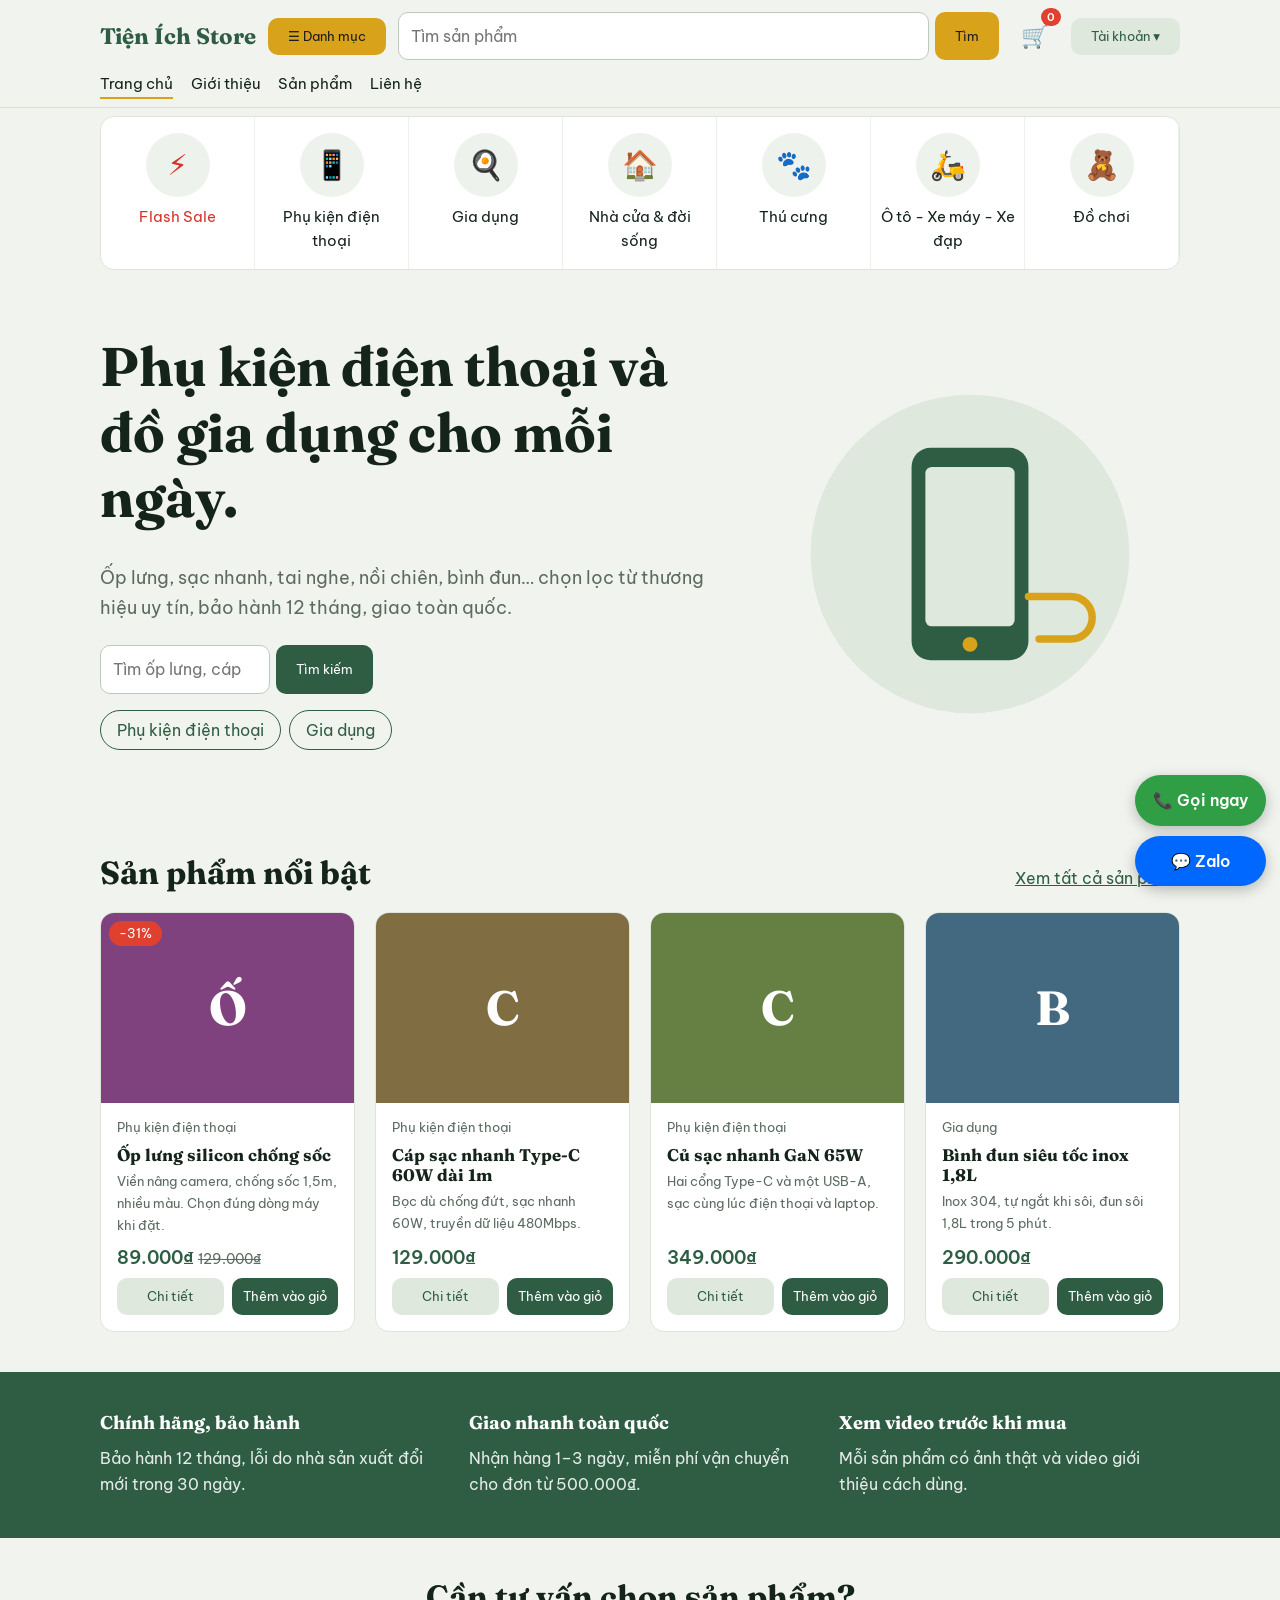
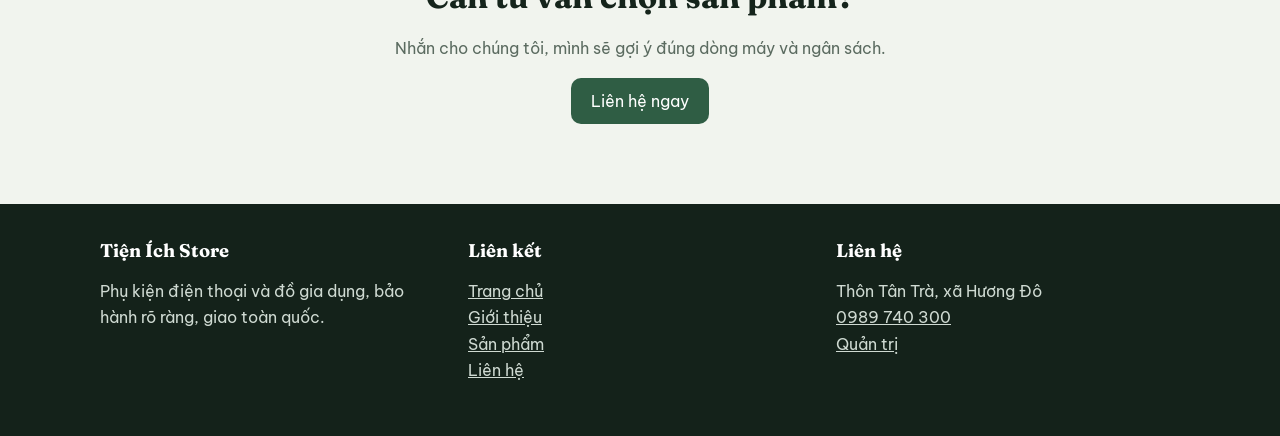
<file: site/index.html>
<!DOCTYPE html>
<html lang="vi"><head><meta charset="utf-8"><meta name="viewport" content="width=device-width,initial-scale=1">
<title>Tiện Ích Store – Phụ kiện điện thoại và đồ gia dụng</title><meta name="description" content="Ốp lưng, sạc, tai nghe và đồ gia dụng thiết thực. Đặt hàng online, giao toàn quốc, bảo hành rõ ràng.">
<link rel="canonical" href="https://ten-mien-cua-ban.vercel.app/">
<meta property="og:type" content="website"><meta property="og:locale" content="vi_VN"><meta property="og:title" content="Tiện Ích Store – Phụ kiện điện thoại và đồ gia dụng"><meta property="og:description" content="Ốp lưng, sạc, tai nghe và đồ gia dụng thiết thực. Đặt hàng online, giao toàn quốc, bảo hành rõ ràng."><meta property="og:url" content="https://ten-mien-cua-ban.vercel.app/index.html">
<meta name="theme-color" content="#2f5d44"><link rel="icon" href="data:image/svg+xml,%3Csvg xmlns='http://www.w3.org/2000/svg' viewBox='0 0 32 32'%3E%3Crect width='32' height='32' rx='8' fill='%232f5d44'/%3E%3Cpath d='M9 22c0-8 6-13 14-13 0 8-5 14-14 13z' fill='%23d9a21b'/%3E%3C/svg%3E">
<link rel="preconnect" href="https://fonts.googleapis.com"><link rel="preconnect" href="https://fonts.gstatic.com" crossorigin>
<link rel="stylesheet" href="https://fonts.googleapis.com/css2?family=Be+Vietnam+Pro:wght@400;500;600&family=Fraunces:opsz,wght@9..144,500;9..144,700&display=swap">
<link rel="stylesheet" href="css/style.css"><script type="application/ld+json">{"@context":"https://schema.org","@type":"Store","name":"Tiện Ích Store","description":"Cửa hàng phụ kiện điện thoại và đồ gia dụng","url":"https://ten-mien-cua-ban.vercel.app","telephone":"+84989740300","address":{"@type":"PostalAddress","streetAddress":"Thôn Tân Trà","addressLocality":"Xã Hương Đô","addressCountry":"VN"}}</script></head>
<body data-page="home"><a class="skip" href="#main">Bỏ qua điều hướng</a><header id="hdr"></header>
<main id="main"><section class="wrap bn" id="bn" hidden></section><section class="wrap catsec"><div id="catstrip" class="cstrip"></div></section>
<section class="herowrap" id="herowrap"><div class="wrap hero"><div><h1>Phụ kiện điện thoại và đồ gia dụng cho mỗi ngày.</h1>
<p class="lead">Ốp lưng, sạc nhanh, tai nghe, nồi chiên, bình đun… chọn lọc từ thương hiệu uy tín, bảo hành 12 tháng, giao toàn quốc.</p>
<form class="search big" action="san-pham.html" role="search"><input name="q" type="search" placeholder="Tìm ốp lưng, cáp sạc, nồi chiên…" aria-label="Tìm sản phẩm"><button class="btn">Tìm kiếm</button></form>
<p class="chips"><a href="san-pham.html?cat=Ph%E1%BB%A5+ki%E1%BB%87n+%C4%91i%E1%BB%87n+tho%E1%BA%A1i">Phụ kiện điện thoại</a><a href="san-pham.html?cat=Gia+d%E1%BB%A5ng">Gia dụng</a></p></div>
<svg class="leaf" viewBox="0 0 320 320" aria-hidden="true"><circle cx="160" cy="160" r="150" fill="#dfe8dc"/><rect x="105" y="60" width="110" height="200" rx="18" fill="#2f5d44"/><rect x="118" y="78" width="84" height="150" rx="6" fill="#dfe8dc"/><circle cx="160" cy="245" r="7" fill="#d9a21b"/><path d="M215 200h40a20 20 0 0 1 0 40h-30" stroke="#d9a21b" stroke-width="7" fill="none" stroke-linecap="round"/></svg></div></section>
<section class="wrap"><div class="row"><h2>Sản phẩm nổi bật</h2><a href="san-pham.html">Xem tất cả sản phẩm</a></div><div id="featured" class="grid"></div></section>
<section class="band"><div class="wrap perks"><div><h3>Chính hãng, bảo hành</h3><p>Bảo hành 12 tháng, lỗi do nhà sản xuất đổi mới trong 30 ngày.</p></div><div><h3>Giao nhanh toàn quốc</h3><p>Nhận hàng 1–3 ngày, miễn phí vận chuyển cho đơn từ 500.000₫.</p></div><div><h3>Xem video trước khi mua</h3><p>Mỗi sản phẩm có ảnh thật và video giới thiệu cách dùng.</p></div></div></section>
<section class="wrap cta"><h2>Cần tư vấn chọn sản phẩm?</h2><p>Nhắn cho chúng tôi, mình sẽ gợi ý đúng dòng máy và ngân sách.</p><a class="btn" href="lien-he.html">Liên hệ ngay</a></section></main><footer id="ftr"></footer><script src="js/data.js" defer></script><script src="js/app.js" defer></script></body></html>
</file>
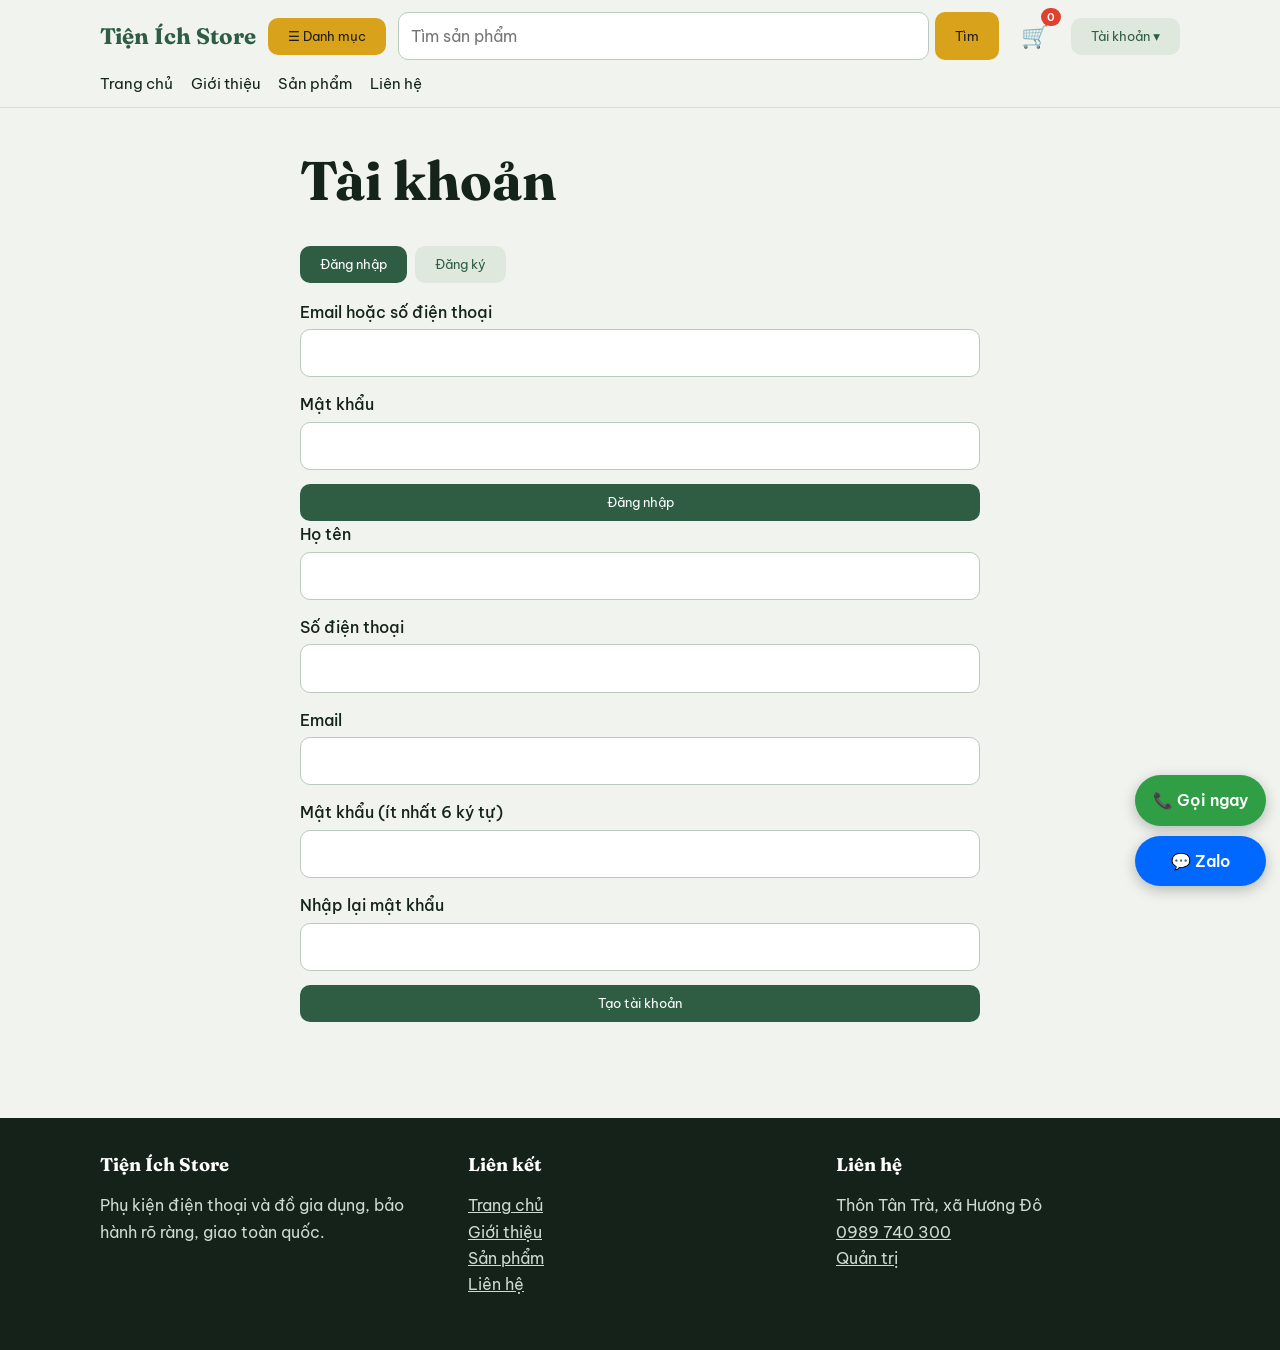
<file: site/dang-nhap.html>
<!DOCTYPE html>
<html lang="vi"><head><meta charset="utf-8"><meta name="viewport" content="width=device-width,initial-scale=1">
<title>Đăng nhập / Đăng ký – Tiện Ích Store</title><meta name="description" content="Đăng nhập hoặc tạo tài khoản khách hàng.">
<link rel="canonical" href="https://ten-mien-cua-ban.vercel.app/dang-nhap.html">
<meta property="og:type" content="website"><meta property="og:locale" content="vi_VN"><meta property="og:title" content="Đăng nhập / Đăng ký – Tiện Ích Store"><meta property="og:description" content="Đăng nhập hoặc tạo tài khoản khách hàng."><meta property="og:url" content="https://ten-mien-cua-ban.vercel.app/dang-nhap.html">
<meta name="theme-color" content="#2f5d44"><link rel="icon" href="data:image/svg+xml,%3Csvg xmlns='http://www.w3.org/2000/svg' viewBox='0 0 32 32'%3E%3Crect width='32' height='32' rx='8' fill='%232f5d44'/%3E%3Cpath d='M9 22c0-8 6-13 14-13 0 8-5 14-14 13z' fill='%23d9a21b'/%3E%3C/svg%3E">
<link rel="preconnect" href="https://fonts.googleapis.com"><link rel="preconnect" href="https://fonts.gstatic.com" crossorigin>
<link rel="stylesheet" href="https://fonts.googleapis.com/css2?family=Be+Vietnam+Pro:wght@400;500;600&family=Fraunces:opsz,wght@9..144,500;9..144,700&display=swap">
<link rel="stylesheet" href="css/style.css"><meta name="robots" content="noindex,nofollow"></head>
<body data-page="login"><a class="skip" href="#main">Bỏ qua điều hướng</a><header id="hdr"></header>
<main id="main"><section class="wrap narrow"><h1>Tài khoản</h1><div class="tabs"><button class="btn" id="tl">Đăng nhập</button><button class="btn sec" id="tr">Đăng ký</button></div>
<form id="lf2" class="form"><label>Email hoặc số điện thoại<input name="id" required autocomplete="username"></label><label>Mật khẩu<input name="pw" type="password" required autocomplete="current-password"></label><button class="btn">Đăng nhập</button></form>
<form id="rf" class="form" hidden><label>Họ tên<input name="name" required autocomplete="name"></label><label>Số điện thoại<input name="phone" type="tel" required pattern="0[0-9]{9}" title="Nhập số điện thoại 10 chữ số" autocomplete="tel"></label><label>Email<input name="email" type="email" required autocomplete="email"></label><label>Mật khẩu (ít nhất 6 ký tự)<input name="pw" type="password" minlength="6" required autocomplete="new-password"></label><label>Nhập lại mật khẩu<input name="pw2" type="password" minlength="6" required autocomplete="new-password"></label><button class="btn">Tạo tài khoản</button></form>
<p id="am2" class="err" role="alert"></p></section></main><footer id="ftr"></footer><script src="js/data.js" defer></script><script src="js/app.js" defer></script></body></html>
</file>
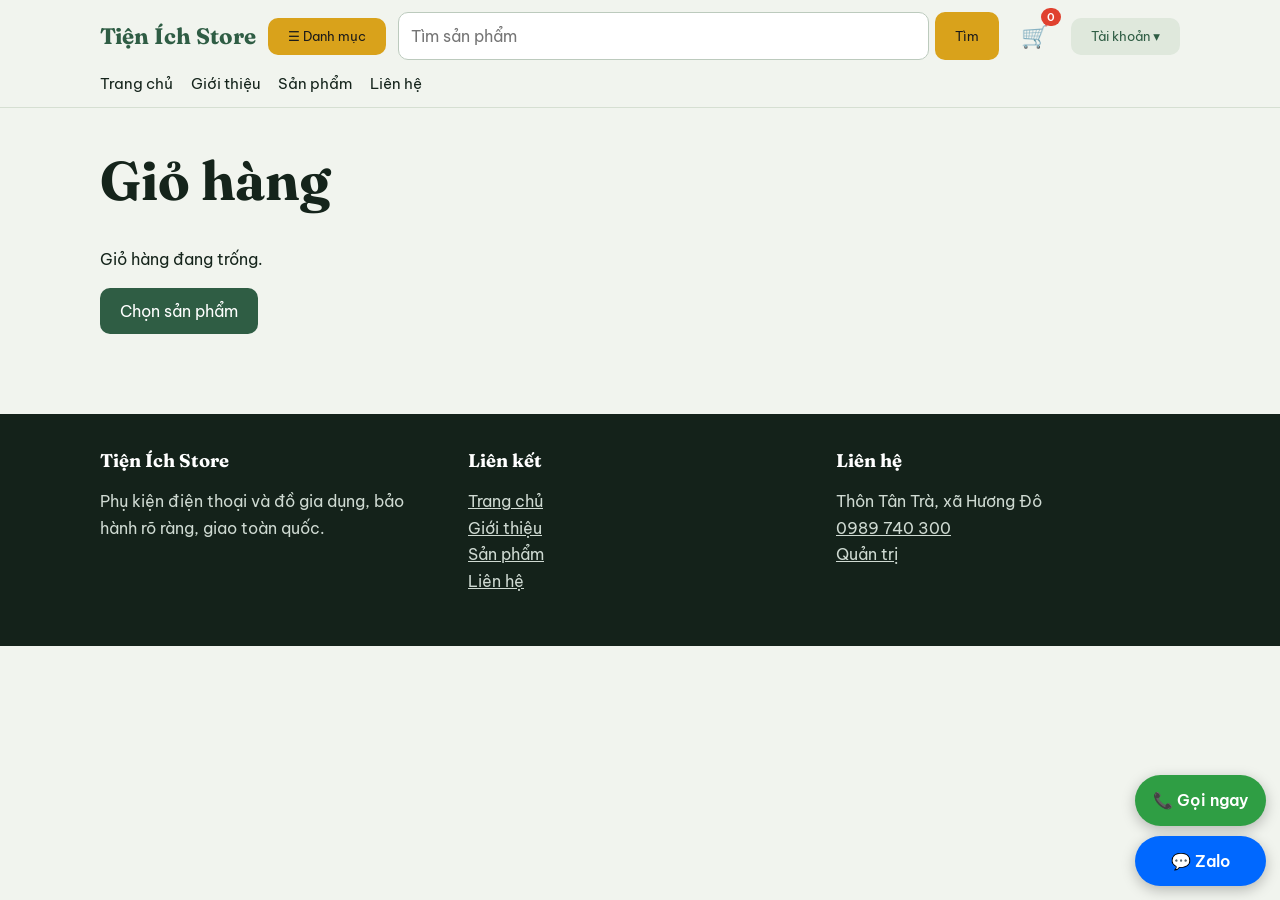
<file: site/gio-hang.html>
<!DOCTYPE html>
<html lang="vi"><head><meta charset="utf-8"><meta name="viewport" content="width=device-width,initial-scale=1">
<title>Giỏ hàng – Tiện Ích Store</title><meta name="description" content="Kiểm tra giỏ hàng và đặt hàng nhanh tại Tiện Ích Store.">
<link rel="canonical" href="https://ten-mien-cua-ban.vercel.app/gio-hang.html">
<meta property="og:type" content="website"><meta property="og:locale" content="vi_VN"><meta property="og:title" content="Giỏ hàng – Tiện Ích Store"><meta property="og:description" content="Kiểm tra giỏ hàng và đặt hàng nhanh tại Tiện Ích Store."><meta property="og:url" content="https://ten-mien-cua-ban.vercel.app/gio-hang.html">
<meta name="theme-color" content="#2f5d44"><link rel="icon" href="data:image/svg+xml,%3Csvg xmlns='http://www.w3.org/2000/svg' viewBox='0 0 32 32'%3E%3Crect width='32' height='32' rx='8' fill='%232f5d44'/%3E%3Cpath d='M9 22c0-8 6-13 14-13 0 8-5 14-14 13z' fill='%23d9a21b'/%3E%3C/svg%3E">
<link rel="preconnect" href="https://fonts.googleapis.com"><link rel="preconnect" href="https://fonts.gstatic.com" crossorigin>
<link rel="stylesheet" href="https://fonts.googleapis.com/css2?family=Be+Vietnam+Pro:wght@400;500;600&family=Fraunces:opsz,wght@9..144,500;9..144,700&display=swap">
<link rel="stylesheet" href="css/style.css"></head>
<body data-page="cart"><a class="skip" href="#main">Bỏ qua điều hướng</a><header id="hdr"></header>
<main id="main">
<section class="wrap"><h1>Giỏ hàng</h1><div id="cartbox"></div></section></main><footer id="ftr"></footer><script src="js/data.js" defer></script><script src="js/app.js" defer></script></body></html>
</file>
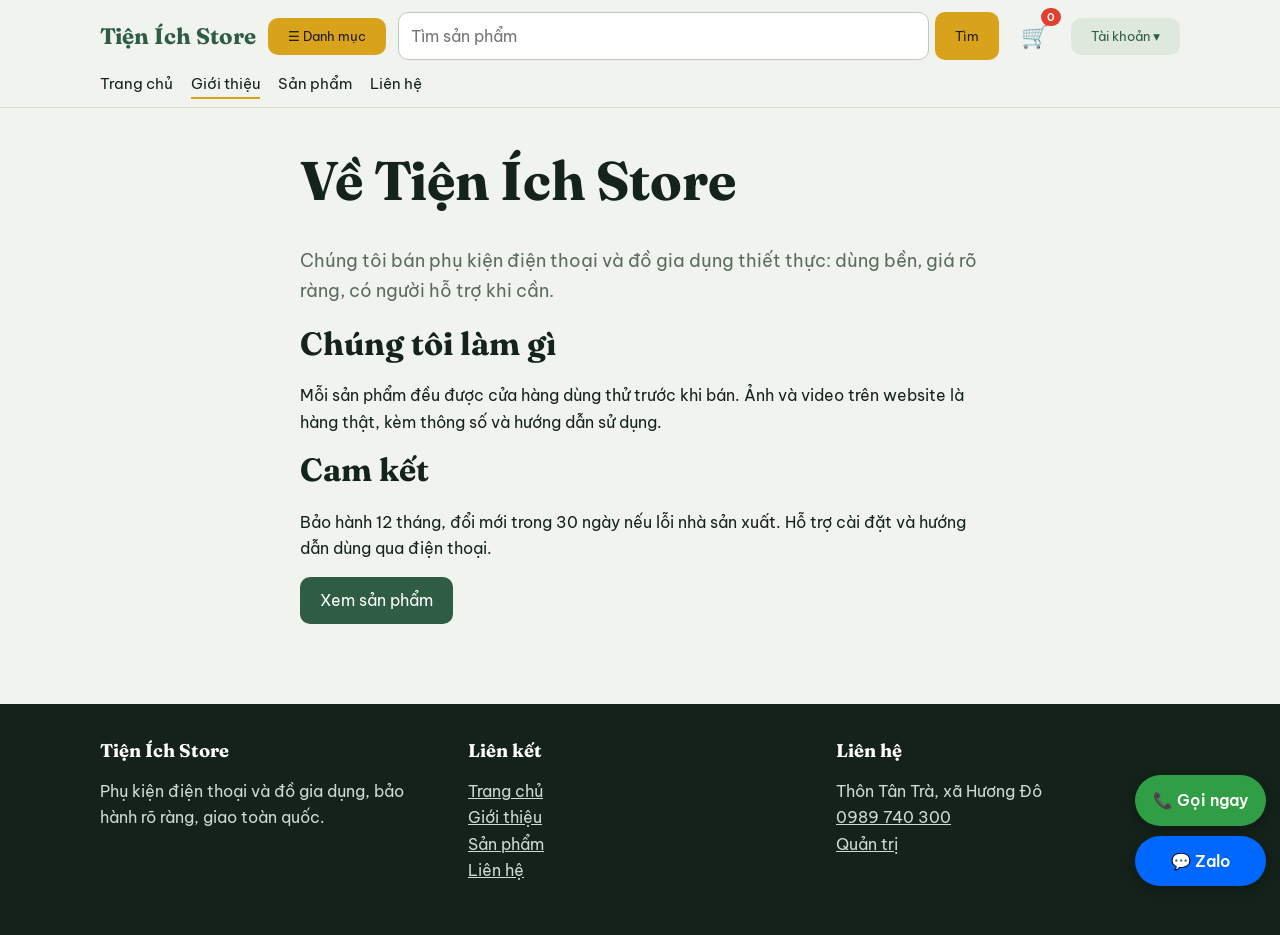
<file: site/gioi-thieu.html>
<!DOCTYPE html>
<html lang="vi"><head><meta charset="utf-8"><meta name="viewport" content="width=device-width,initial-scale=1">
<title>Giới thiệu – Tiện Ích Store</title><meta name="description" content="Câu chuyện của Tiện Ích Store: cửa hàng trà và cà phê đặc sản, làm việc trực tiếp với nông hộ Việt Nam.">
<link rel="canonical" href="https://ten-mien-cua-ban.vercel.app/gioi-thieu.html">
<meta property="og:type" content="website"><meta property="og:locale" content="vi_VN"><meta property="og:title" content="Giới thiệu – Tiện Ích Store"><meta property="og:description" content="Câu chuyện của Tiện Ích Store: cửa hàng trà và cà phê đặc sản, làm việc trực tiếp với nông hộ Việt Nam."><meta property="og:url" content="https://ten-mien-cua-ban.vercel.app/gioi-thieu.html">
<meta name="theme-color" content="#2f5d44"><link rel="icon" href="data:image/svg+xml,%3Csvg xmlns='http://www.w3.org/2000/svg' viewBox='0 0 32 32'%3E%3Crect width='32' height='32' rx='8' fill='%232f5d44'/%3E%3Cpath d='M9 22c0-8 6-13 14-13 0 8-5 14-14 13z' fill='%23d9a21b'/%3E%3C/svg%3E">
<link rel="preconnect" href="https://fonts.googleapis.com"><link rel="preconnect" href="https://fonts.gstatic.com" crossorigin>
<link rel="stylesheet" href="https://fonts.googleapis.com/css2?family=Be+Vietnam+Pro:wght@400;500;600&family=Fraunces:opsz,wght@9..144,500;9..144,700&display=swap">
<link rel="stylesheet" href="css/style.css"></head>
<body data-page="about"><a class="skip" href="#main">Bỏ qua điều hướng</a><header id="hdr"></header>
<main id="main"><section class="wrap narrow"><h1>Về Tiện Ích Store</h1>
<p class="lead">Chúng tôi bán phụ kiện điện thoại và đồ gia dụng thiết thực: dùng bền, giá rõ ràng, có người hỗ trợ khi cần.</p>
<h2>Chúng tôi làm gì</h2><p>Mỗi sản phẩm đều được cửa hàng dùng thử trước khi bán. Ảnh và video trên website là hàng thật, kèm thông số và hướng dẫn sử dụng.</p>
<h2>Cam kết</h2><p>Bảo hành 12 tháng, đổi mới trong 30 ngày nếu lỗi nhà sản xuất. Hỗ trợ cài đặt và hướng dẫn dùng qua điện thoại.</p>
<a class="btn" href="san-pham.html">Xem sản phẩm</a></section></main><footer id="ftr"></footer><script src="js/data.js" defer></script><script src="js/app.js" defer></script></body></html>
</file>
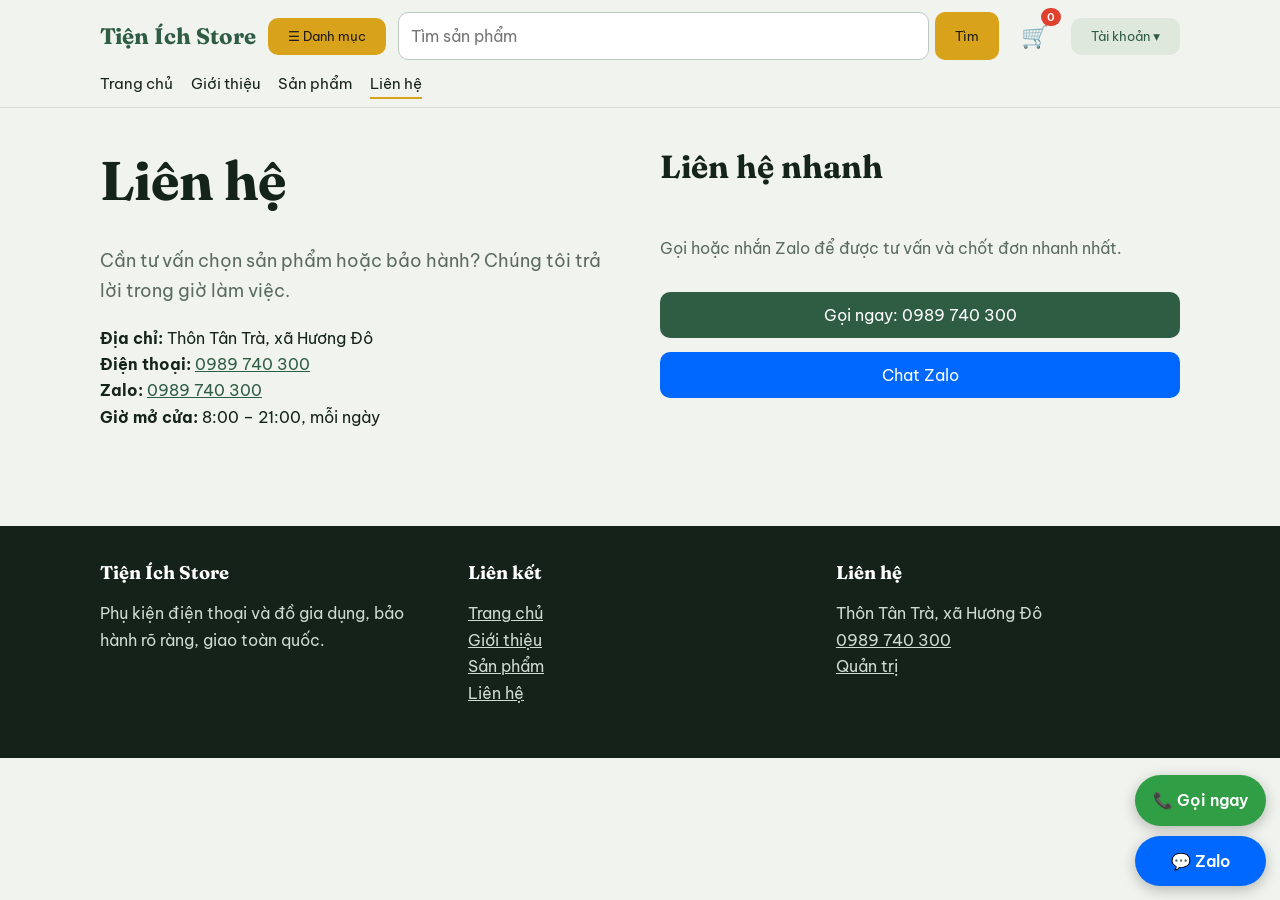
<file: site/lien-he.html>
<!DOCTYPE html>
<html lang="vi"><head><meta charset="utf-8"><meta name="viewport" content="width=device-width,initial-scale=1">
<title>Liên hệ – Tiện Ích Store</title><meta name="description" content="Liên hệ Tiện Ích Store để được tư vấn sản phẩm, đặt hàng số lượng lớn hoặc làm quà tặng doanh nghiệp.">
<link rel="canonical" href="https://ten-mien-cua-ban.vercel.app/lien-he.html">
<meta property="og:type" content="website"><meta property="og:locale" content="vi_VN"><meta property="og:title" content="Liên hệ – Tiện Ích Store"><meta property="og:description" content="Liên hệ Tiện Ích Store để được tư vấn sản phẩm, đặt hàng số lượng lớn hoặc làm quà tặng doanh nghiệp."><meta property="og:url" content="https://ten-mien-cua-ban.vercel.app/lien-he.html">
<meta name="theme-color" content="#2f5d44"><link rel="icon" href="data:image/svg+xml,%3Csvg xmlns='http://www.w3.org/2000/svg' viewBox='0 0 32 32'%3E%3Crect width='32' height='32' rx='8' fill='%232f5d44'/%3E%3Cpath d='M9 22c0-8 6-13 14-13 0 8-5 14-14 13z' fill='%23d9a21b'/%3E%3C/svg%3E">
<link rel="preconnect" href="https://fonts.googleapis.com"><link rel="preconnect" href="https://fonts.gstatic.com" crossorigin>
<link rel="stylesheet" href="https://fonts.googleapis.com/css2?family=Be+Vietnam+Pro:wght@400;500;600&family=Fraunces:opsz,wght@9..144,500;9..144,700&display=swap">
<link rel="stylesheet" href="css/style.css"></head>
<body data-page="contact"><a class="skip" href="#main">Bỏ qua điều hướng</a><header id="hdr"></header>
<main id="main">
<section class="wrap two"><div><h1>Liên hệ</h1><p class="lead">Cần tư vấn chọn sản phẩm hoặc bảo hành? Chúng tôi trả lời trong giờ làm việc.</p>
<p><strong>Địa chỉ:</strong> Thôn Tân Trà, xã Hương Đô<br><strong>Điện thoại:</strong> <a href="tel:0989740300">0989 740 300</a><br><strong>Zalo:</strong> <a href="https://zalo.me/0989740300" target="_blank" rel="noopener">0989 740 300</a><br><strong>Giờ mở cửa:</strong> 8:00 – 21:00, mỗi ngày</p></div>
<div class="form"><h2>Liên hệ nhanh</h2><p class="muted">Gọi hoặc nhắn Zalo để được tư vấn và chốt đơn nhanh nhất.</p><a class="btn" href="tel:0989740300">Gọi ngay: 0989 740 300</a><a class="btn zl" href="https://zalo.me/0989740300" target="_blank" rel="noopener">Chat Zalo</a></div></section></main><footer id="ftr"></footer><script src="js/data.js" defer></script><script src="js/app.js" defer></script></body></html>
</file>
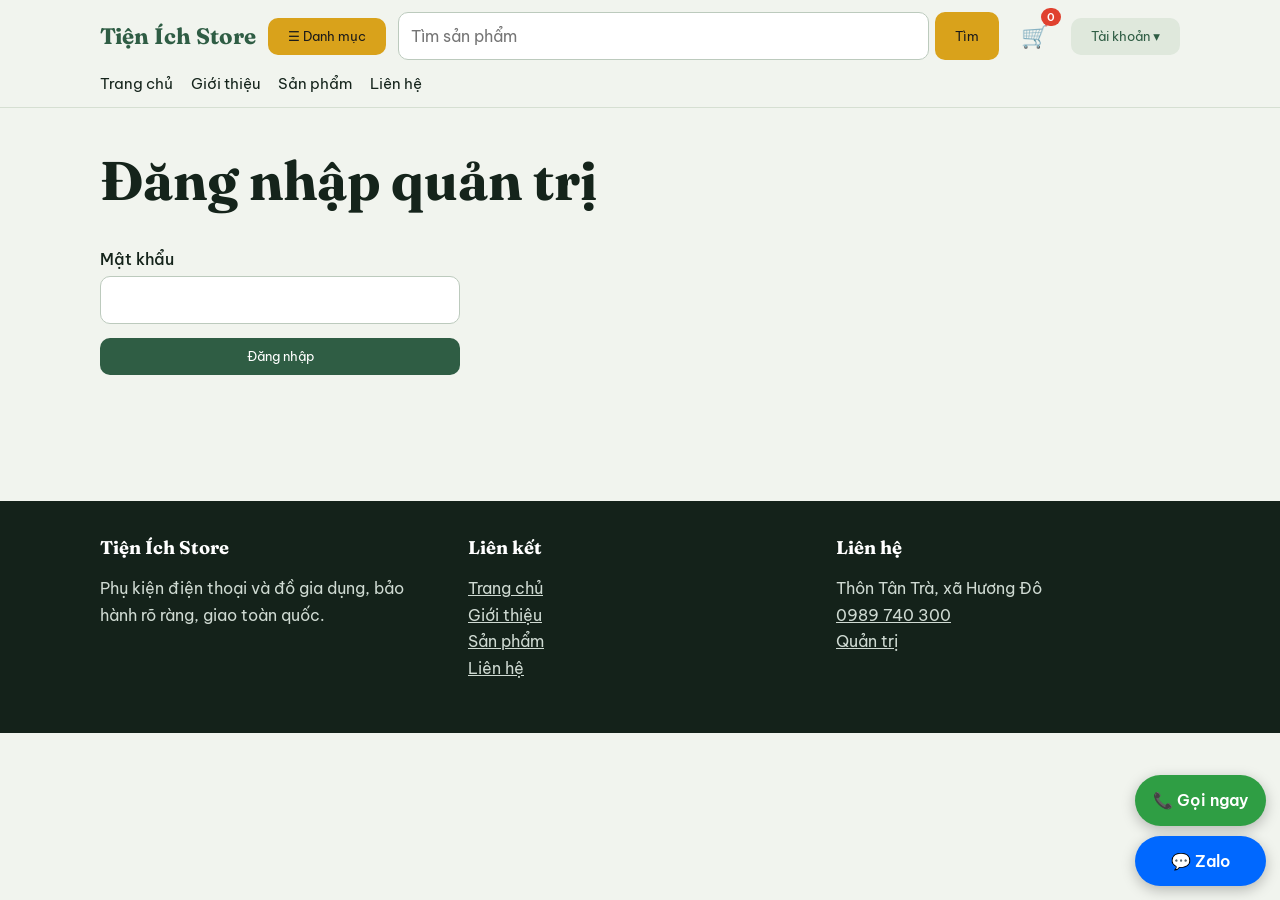
<file: site/quan-tri.html>
<!DOCTYPE html>
<html lang="vi"><head><meta charset="utf-8"><meta name="viewport" content="width=device-width,initial-scale=1">
<title>Quản trị – Tiện Ích Store</title><meta name="description" content="Khu vực quản trị sản phẩm.">
<link rel="canonical" href="https://ten-mien-cua-ban.vercel.app/quan-tri.html">
<meta property="og:type" content="website"><meta property="og:locale" content="vi_VN"><meta property="og:title" content="Quản trị – Tiện Ích Store"><meta property="og:description" content="Khu vực quản trị sản phẩm."><meta property="og:url" content="https://ten-mien-cua-ban.vercel.app/quan-tri.html">
<meta name="theme-color" content="#2f5d44"><link rel="icon" href="data:image/svg+xml,%3Csvg xmlns='http://www.w3.org/2000/svg' viewBox='0 0 32 32'%3E%3Crect width='32' height='32' rx='8' fill='%232f5d44'/%3E%3Cpath d='M9 22c0-8 6-13 14-13 0 8-5 14-14 13z' fill='%23d9a21b'/%3E%3C/svg%3E">
<link rel="preconnect" href="https://fonts.googleapis.com"><link rel="preconnect" href="https://fonts.gstatic.com" crossorigin>
<link rel="stylesheet" href="https://fonts.googleapis.com/css2?family=Be+Vietnam+Pro:wght@400;500;600&family=Fraunces:opsz,wght@9..144,500;9..144,700&display=swap">
<link rel="stylesheet" href="css/style.css"><meta name="robots" content="noindex,nofollow"></head>
<body data-page="admin"><a class="skip" href="#main">Bỏ qua điều hướng</a><header id="hdr"></header>
<main id="main">
<section class="wrap"><div id="adm"></div></section></main><footer id="ftr"></footer><script src="js/data.js" defer></script><script src="js/app.js" defer></script></body></html>
</file>
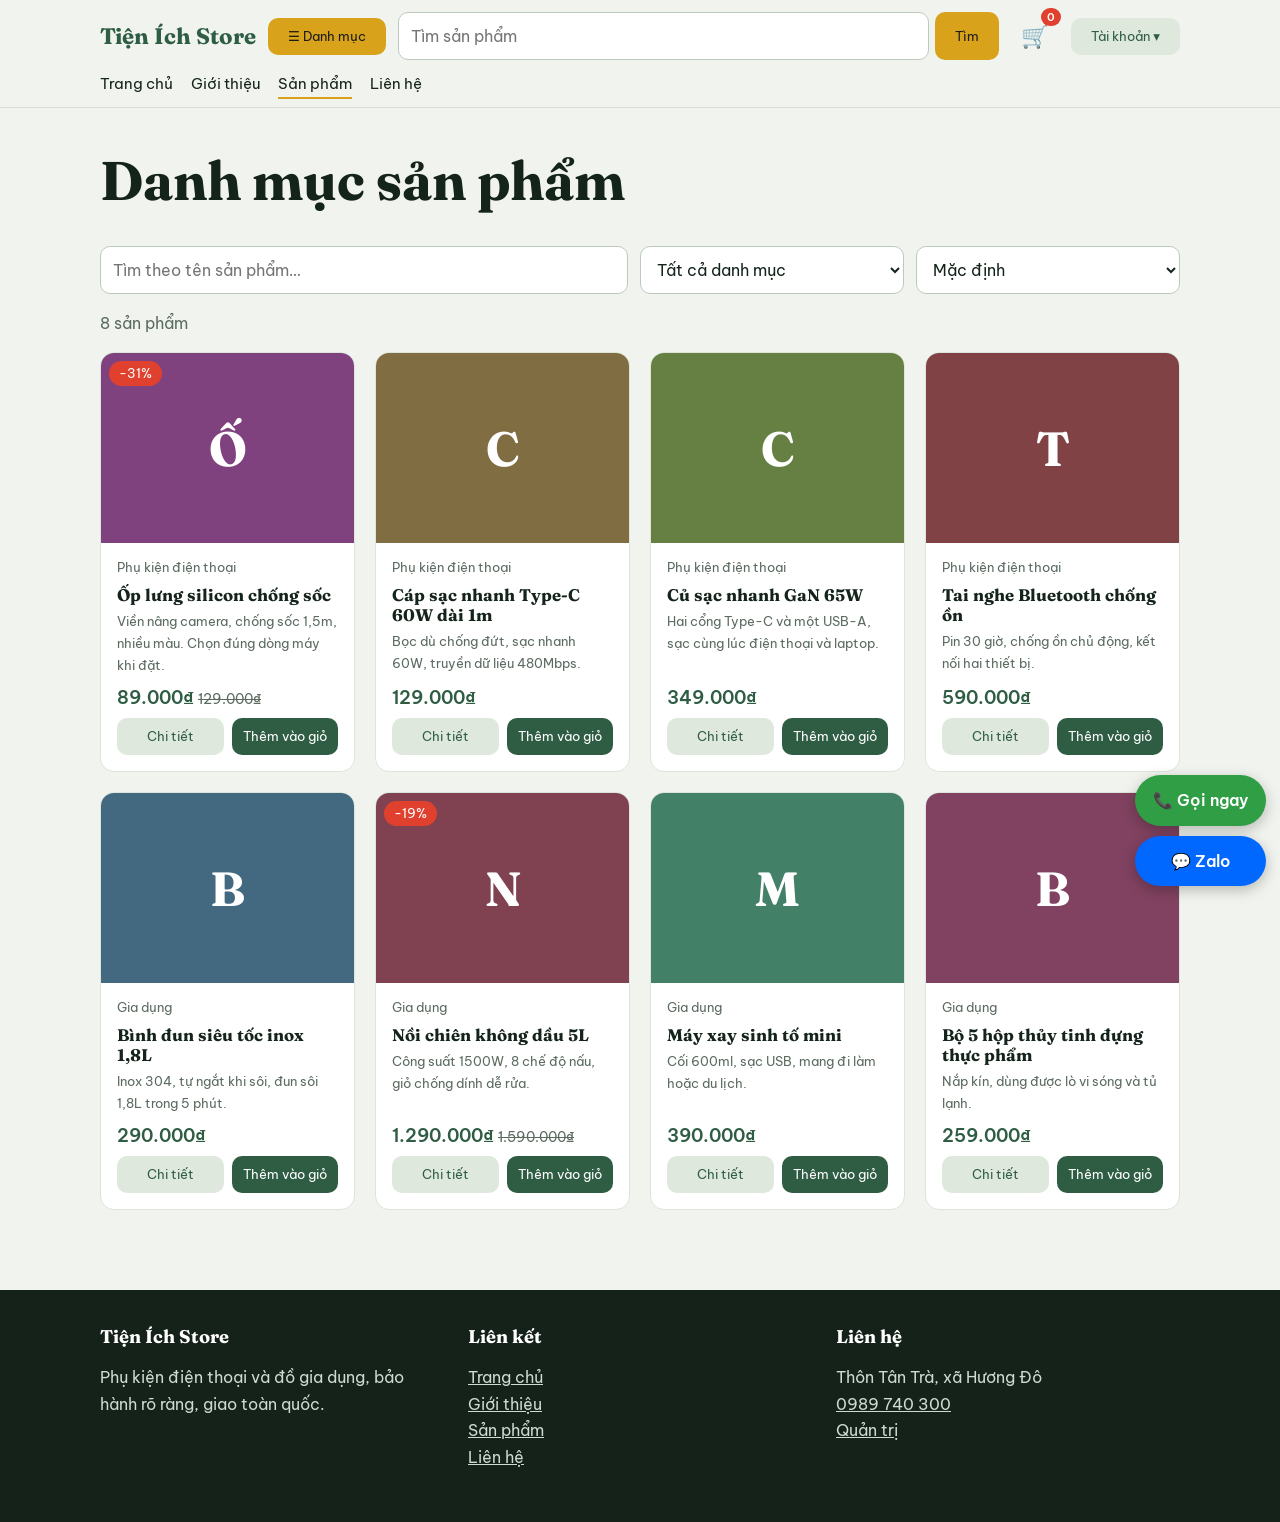
<file: site/san-pham.html>
<!DOCTYPE html>
<html lang="vi"><head><meta charset="utf-8"><meta name="viewport" content="width=device-width,initial-scale=1">
<title>Danh mục sản phẩm – Tiện Ích Store</title><meta name="description" content="Danh mục phụ kiện điện thoại và đồ gia dụng. Tìm kiếm, lọc theo danh mục và sắp xếp theo giá.">
<link rel="canonical" href="https://ten-mien-cua-ban.vercel.app/san-pham.html">
<meta property="og:type" content="website"><meta property="og:locale" content="vi_VN"><meta property="og:title" content="Danh mục sản phẩm – Tiện Ích Store"><meta property="og:description" content="Danh mục phụ kiện điện thoại và đồ gia dụng. Tìm kiếm, lọc theo danh mục và sắp xếp theo giá."><meta property="og:url" content="https://ten-mien-cua-ban.vercel.app/san-pham.html">
<meta name="theme-color" content="#2f5d44"><link rel="icon" href="data:image/svg+xml,%3Csvg xmlns='http://www.w3.org/2000/svg' viewBox='0 0 32 32'%3E%3Crect width='32' height='32' rx='8' fill='%232f5d44'/%3E%3Cpath d='M9 22c0-8 6-13 14-13 0 8-5 14-14 13z' fill='%23d9a21b'/%3E%3C/svg%3E">
<link rel="preconnect" href="https://fonts.googleapis.com"><link rel="preconnect" href="https://fonts.gstatic.com" crossorigin>
<link rel="stylesheet" href="https://fonts.googleapis.com/css2?family=Be+Vietnam+Pro:wght@400;500;600&family=Fraunces:opsz,wght@9..144,500;9..144,700&display=swap">
<link rel="stylesheet" href="css/style.css"></head>
<body data-page="products"><a class="skip" href="#main">Bỏ qua điều hướng</a><header id="hdr"></header>
<main id="main">
<section class="wrap"><h1>Danh mục sản phẩm</h1>
<div class="tools"><input id="q" type="search" placeholder="Tìm theo tên sản phẩm…" aria-label="Tìm sản phẩm"><select id="cat" aria-label="Danh mục"></select><select id="sort" aria-label="Sắp xếp"><option value="">Mặc định</option><option value="asc">Giá tăng dần</option><option value="desc">Giá giảm dần</option></select></div>
<p id="count" class="muted" aria-live="polite"></p><div id="list" class="grid"></div></section></main><footer id="ftr"></footer><script src="js/data.js" defer></script><script src="js/app.js" defer></script></body></html>
</file>
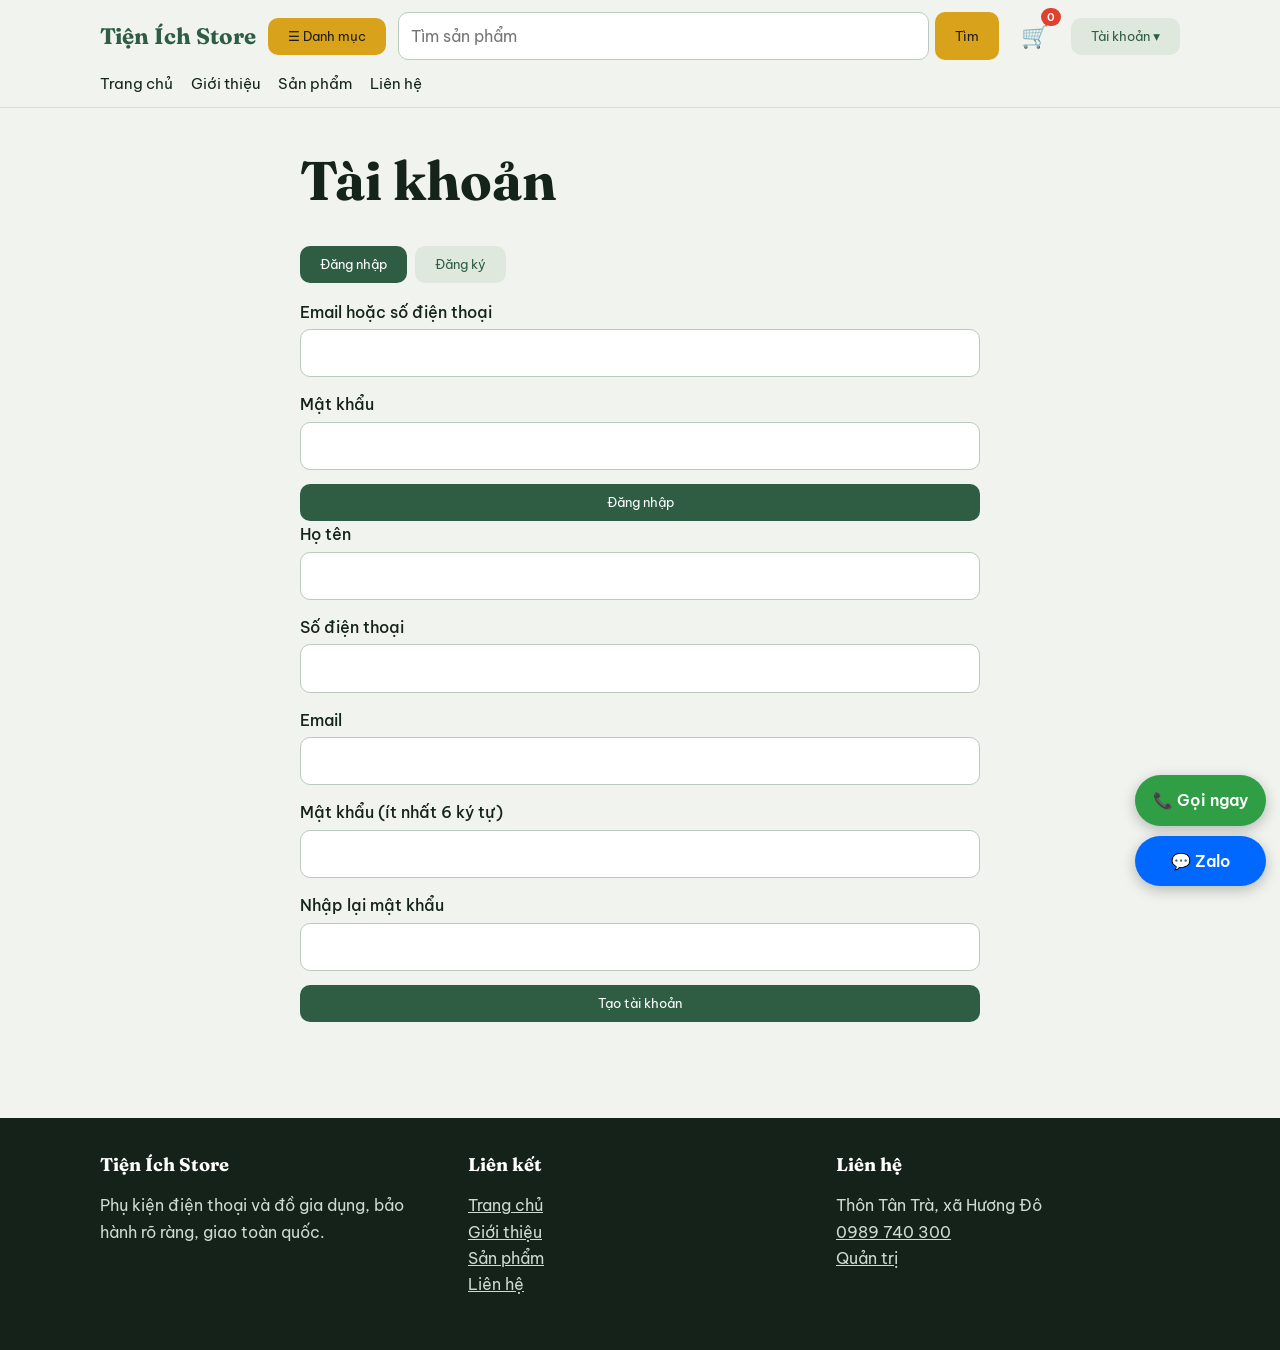
<file: site/tai-khoan.html>
<!DOCTYPE html>
<html lang="vi"><head><meta charset="utf-8"><meta name="viewport" content="width=device-width,initial-scale=1">
<title>Tài khoản của tôi – Tiện Ích Store</title><meta name="description" content="Thông tin tài khoản và đơn hàng.">
<link rel="canonical" href="https://ten-mien-cua-ban.vercel.app/tai-khoan.html">
<meta property="og:type" content="website"><meta property="og:locale" content="vi_VN"><meta property="og:title" content="Tài khoản của tôi – Tiện Ích Store"><meta property="og:description" content="Thông tin tài khoản và đơn hàng."><meta property="og:url" content="https://ten-mien-cua-ban.vercel.app/tai-khoan.html">
<meta name="theme-color" content="#2f5d44"><link rel="icon" href="data:image/svg+xml,%3Csvg xmlns='http://www.w3.org/2000/svg' viewBox='0 0 32 32'%3E%3Crect width='32' height='32' rx='8' fill='%232f5d44'/%3E%3Cpath d='M9 22c0-8 6-13 14-13 0 8-5 14-14 13z' fill='%23d9a21b'/%3E%3C/svg%3E">
<link rel="preconnect" href="https://fonts.googleapis.com"><link rel="preconnect" href="https://fonts.gstatic.com" crossorigin>
<link rel="stylesheet" href="https://fonts.googleapis.com/css2?family=Be+Vietnam+Pro:wght@400;500;600&family=Fraunces:opsz,wght@9..144,500;9..144,700&display=swap">
<link rel="stylesheet" href="css/style.css"><meta name="robots" content="noindex,nofollow"></head>
<body data-page="account"><a class="skip" href="#main">Bỏ qua điều hướng</a><header id="hdr"></header>
<main id="main"><section class="wrap"><div id="acc"></div></section></main><footer id="ftr"></footer><script src="js/data.js" defer></script><script src="js/app.js" defer></script></body></html>
</file>
<file: site/css/style.css>
:root{--bg:#f1f4ee;--ink:#15241b;--g:#2f5d44;--g2:#dfe8dc;--gold:#d9a21b;--mut:#5b6b60;--w:#fff;--r:14px}
*{box-sizing:border-box}html{scroll-behavior:smooth}
body{margin:0;font:16px/1.65 "Be Vietnam Pro",system-ui,sans-serif;background:var(--bg);color:var(--ink)}
h1,h2,h3{font-family:Fraunces,Georgia,serif;line-height:1.2;margin:0 0 .6em}
h1{font-size:clamp(2rem,5vw,3.4rem)}h2{font-size:clamp(1.4rem,3vw,2rem)}h3{font-size:1.15rem}
a{color:var(--g)}img{max-width:100%;display:block}
.wrap{max-width:1120px;margin:auto;padding:40px 20px}.narrow{max-width:720px}
.skip{position:absolute;left:-999px}.skip:focus{left:8px;top:8px;background:#fff;padding:8px;z-index:9}
:focus-visible{outline:3px solid var(--gold);outline-offset:2px}
header{position:sticky;top:0;z-index:5;background:rgba(241,244,238,.94);backdrop-filter:blur(8px);border-bottom:1px solid #d6dfd2}
.nav{max-width:1120px;margin:auto;padding:12px 20px;display:flex;align-items:center;gap:18px;flex-wrap:wrap}
.logo{font:700 1.4rem Fraunces,serif;color:var(--g);text-decoration:none;margin-right:auto}
.nav a.l{color:var(--ink);text-decoration:none;padding:6px 2px;border-bottom:2px solid transparent}
.nav a.l:hover,.nav a.on{border-color:var(--gold)}
.search{display:flex;gap:6px}.search input{width:170px}
.cartlink{background:var(--g);color:#fff!important;padding:6px 14px!important;border-radius:99px;border:0!important}
input,select,textarea{font:inherit;padding:10px 12px;border:1px solid #bccabd;border-radius:10px;background:#fff;color:var(--ink);width:100%}
.btn{display:inline-block;background:var(--g);color:#fff;border:0;border-radius:10px;padding:10px 20px;font:600 1rem inherit;font-family:inherit;cursor:pointer;text-decoration:none;white-space:nowrap}
.btn:hover{background:#244a35}.btn.sec{background:var(--g2);color:var(--g)}.btn.del{background:#fbe4e1;color:#a3281d}.btn.sm{padding:6px 12px;font-size:.9rem}
.hero{display:grid;grid-template-columns:1.2fr .8fr;gap:32px;align-items:center;padding-top:56px}
.lead{font-size:1.15rem;color:var(--mut);max-width:60ch}.leaf{width:100%;max-width:340px;justify-self:center}
.search.big{max-width:520px;margin:22px 0 14px}.chips a{display:inline-block;margin:0 8px 8px 0;padding:6px 16px;border:1px solid var(--g);border-radius:99px;text-decoration:none}
.chips a:hover{background:var(--g);color:#fff}
.row{display:flex;justify-content:space-between;align-items:baseline;gap:12px}
.grid{display:grid;grid-template-columns:repeat(auto-fill,minmax(230px,1fr));gap:20px}
.card{background:var(--w);border-radius:var(--r);overflow:hidden;display:flex;flex-direction:column;border:1px solid #dde5da}
.thumb{aspect-ratio:4/3;display:grid;place-items:center;font:700 3rem Fraunces,serif;color:#fff;object-fit:cover;width:100%}
.card .b{padding:14px 16px 16px;display:flex;flex-direction:column;gap:6px;flex:1}.card h3{margin:0;font-size:1.05rem}
.card small{color:var(--mut)}.price{font-weight:600;color:var(--g);font-size:1.1rem;margin-top:auto}
.band{background:var(--g);color:#fff}.band .perks{display:grid;grid-template-columns:repeat(auto-fit,minmax(240px,1fr));gap:28px}.band p{opacity:.88;margin:0}
.cta{text-align:center}.cta p{color:var(--mut)}
.tools{display:grid;grid-template-columns:2fr 1fr 1fr;gap:12px;margin:18px 0 8px}.muted{color:var(--mut)}
.two{display:grid;grid-template-columns:1fr 1fr;gap:40px}.form{display:grid;gap:14px;align-content:start}.form label{display:grid;gap:4px;font-weight:500}
table{width:100%;border-collapse:collapse;background:#fff;border-radius:var(--r);overflow:hidden}th,td{padding:10px 12px;text-align:left;border-bottom:1px solid #e3eae0;vertical-align:middle}th{background:var(--g2)}
.tw{overflow-x:auto}.qty{width:72px}.sum{display:flex;justify-content:space-between;font-size:1.2rem;font-weight:600;margin:16px 0}
.ok{background:var(--g2);padding:16px;border-radius:var(--r)}.err{color:#a3281d}
.adm-head{display:flex;justify-content:space-between;gap:12px;flex-wrap:wrap;align-items:center;margin-bottom:12px}
.tabs{display:flex;gap:8px;margin-bottom:16px}.fgrid{display:grid;grid-template-columns:repeat(2,1fr);gap:12px;background:#fff;padding:16px;border-radius:var(--r);margin-bottom:20px}.fgrid .full{grid-column:1/-1}
footer{background:#14221a;color:#cfdad2;margin-top:40px}footer .wrap{display:grid;grid-template-columns:repeat(auto-fit,minmax(220px,1fr));gap:24px;padding:36px 20px}footer a{color:#cfdad2}footer h3{color:#fff}
@media(max-width:760px){.hero,.two{grid-template-columns:1fr}.leaf{max-width:200px;order:-1}.tools{grid-template-columns:1fr}.nav .search{order:5;width:100%}.nav .search input{width:100%}.fgrid{grid-template-columns:1fr}}
@media(prefers-reduced-motion:reduce){html{scroll-behavior:auto}}

.herowrap{background:var(--g2) center/cover no-repeat;position:relative}.herowrap::before{content:"";position:absolute;inset:0;background:rgba(10,20,15,0);pointer-events:none}
.herowrap.hasbg{color:#fff}.herowrap.hasbg::before{background:rgba(10,20,15,.58)}.herowrap .hero{position:relative}.hasbg .lead{color:#eaf1ec}.hasbg .chips a{color:#fff;border-color:#fff}.hasbg .leaf{display:none}.hasbg .hero{grid-template-columns:1fr}
.herowrap{background-color:var(--bg)}.thumb{cursor:pointer;border:0;padding:0}.lk{all:unset;cursor:pointer;display:block}.lk:focus-visible{outline:3px solid var(--gold)}
.vb{position:absolute;right:8px;top:8px;background:rgba(0,0,0,.7);color:#fff;font-size:.8rem;padding:2px 10px;border-radius:99px}.pw{position:relative}
.acts{display:flex;gap:8px}.acts .btn{flex:1;padding:10px 8px}
dialog.dlg{border:0;border-radius:var(--r);padding:0;max-width:760px;width:calc(100% - 24px);max-height:92vh;overflow:auto;color:var(--ink)}dialog::backdrop{background:rgba(10,20,15,.6)}
.dlg .in{padding:20px;display:grid;gap:14px}.dlg .main img,.dlg .main video,.dlg .main iframe{width:100%;aspect-ratio:16/10;object-fit:contain;background:#eef2ec;border:0;border-radius:10px}
.th{display:flex;gap:8px;flex-wrap:wrap}.th img{width:64px;height:64px;object-fit:cover;border-radius:8px;cursor:pointer;border:2px solid transparent}.th img.on{border-color:var(--gold)}
.pv{display:flex;gap:10px;flex-wrap:wrap}.pv div{position:relative}.pv img{width:90px;height:90px;object-fit:cover;border-radius:8px}.pv button{position:absolute;top:2px;right:2px;border:0;background:#a3281d;color:#fff;border-radius:50%;width:24px;height:24px;cursor:pointer}
.note{background:#fff7e0;border:1px solid #ecd58f;padding:10px 14px;border-radius:10px;margin-bottom:14px;font-size:.92rem}
.bgpv{width:100%;max-width:480px;aspect-ratio:16/6;background:var(--g2) center/cover;border-radius:10px;margin:8px 0}

.nav{flex-wrap:nowrap;gap:12px}.logo{margin-right:0}.btn.gold{background:var(--gold);color:#1b1b1b}.btn.gold:hover{background:#c0901a}
.nav .search{flex:1}.nav .search input{width:100%}.dd{position:relative}
.menu{position:absolute;top:calc(100% + 6px);left:0;min-width:250px;background:#fff;border:1px solid #d6dfd2;border-radius:12px;box-shadow:0 8px 24px rgba(0,0,0,.14);padding:6px;z-index:9;display:grid}.menu.right{left:auto;right:0;min-width:190px}.menu[hidden]{display:none}
.menu a,.menu button{all:unset;cursor:pointer;padding:10px 12px;border-radius:8px;color:var(--ink)}.menu a:hover,.menu button:hover{background:var(--g2)}
.cartlink{position:relative;background:none!important;color:var(--ink)!important;font-size:1.4rem;text-decoration:none;padding:4px 10px!important}.cartlink span{position:absolute;top:-6px;right:-2px;background:#e0412f;color:#fff;font-size:.7rem;border-radius:99px;padding:0 6px;font-weight:600}
.sub{max-width:1120px;margin:auto;padding:0 20px 8px;display:flex;gap:18px;font-size:.92rem}.sub a{color:var(--ink);text-decoration:none;border-bottom:2px solid transparent}.sub a:hover,.sub a.on{border-color:var(--gold)}
.bn{padding-bottom:8px}.sl{position:relative;border-radius:var(--r);overflow:hidden;aspect-ratio:16/6;background:var(--g2)}.sd,.sd a{display:block;height:100%}.sd[hidden]{display:none}.sd img{width:100%;height:100%;object-fit:cover}
.sp,.sn{position:absolute;top:50%;transform:translateY(-50%);border:0;background:rgba(0,0,0,.45);color:#fff;font-size:1.6rem;width:38px;height:38px;border-radius:50%;cursor:pointer}.sp{left:10px}.sn{right:10px}
.catsec{padding-top:8px;padding-bottom:8px}.cstrip{display:flex;overflow-x:auto;background:#fff;border-radius:var(--r);border:1px solid #dde5da}
.ct{flex:1 0 130px;display:grid;justify-items:center;align-content:start;gap:8px;padding:16px 8px;text-decoration:none;color:var(--ink);font-size:.92rem;text-align:center;border-right:1px solid #eef2ec}.ct:hover{background:#f7faf6}.ct.fs{color:#d4342a}
.ci{width:64px;height:64px;border-radius:50%;background:#eef2ec;display:grid;place-items:center;font-size:1.8rem}
.old{color:var(--mut);font-weight:400;font-size:.9rem}.sb{position:absolute;left:8px;top:8px;background:#e0412f;color:#fff;font-size:.8rem;padding:2px 10px;border-radius:99px}
.tabs{flex-wrap:wrap}
@media(max-width:760px){.nav{flex-wrap:wrap}.nav .search{order:5;flex-basis:100%}.sl{aspect-ratio:16/8}.sub{overflow-x:auto;white-space:nowrap}}

.btn.zl{background:#0068ff}.btn.zl:hover{background:#0053cc}.form .btn{text-align:center}
.fab{position:fixed;right:14px;bottom:calc(14px + env(safe-area-inset-bottom,0px));display:grid;gap:10px;z-index:8}
.fab a{color:#fff;text-decoration:none;font-weight:600;padding:12px 18px;border-radius:99px;box-shadow:0 4px 14px rgba(0,0,0,.25);text-align:center}.fab .f1{background:#2f9e44}.fab .f2{background:#0068ff}
</file>
